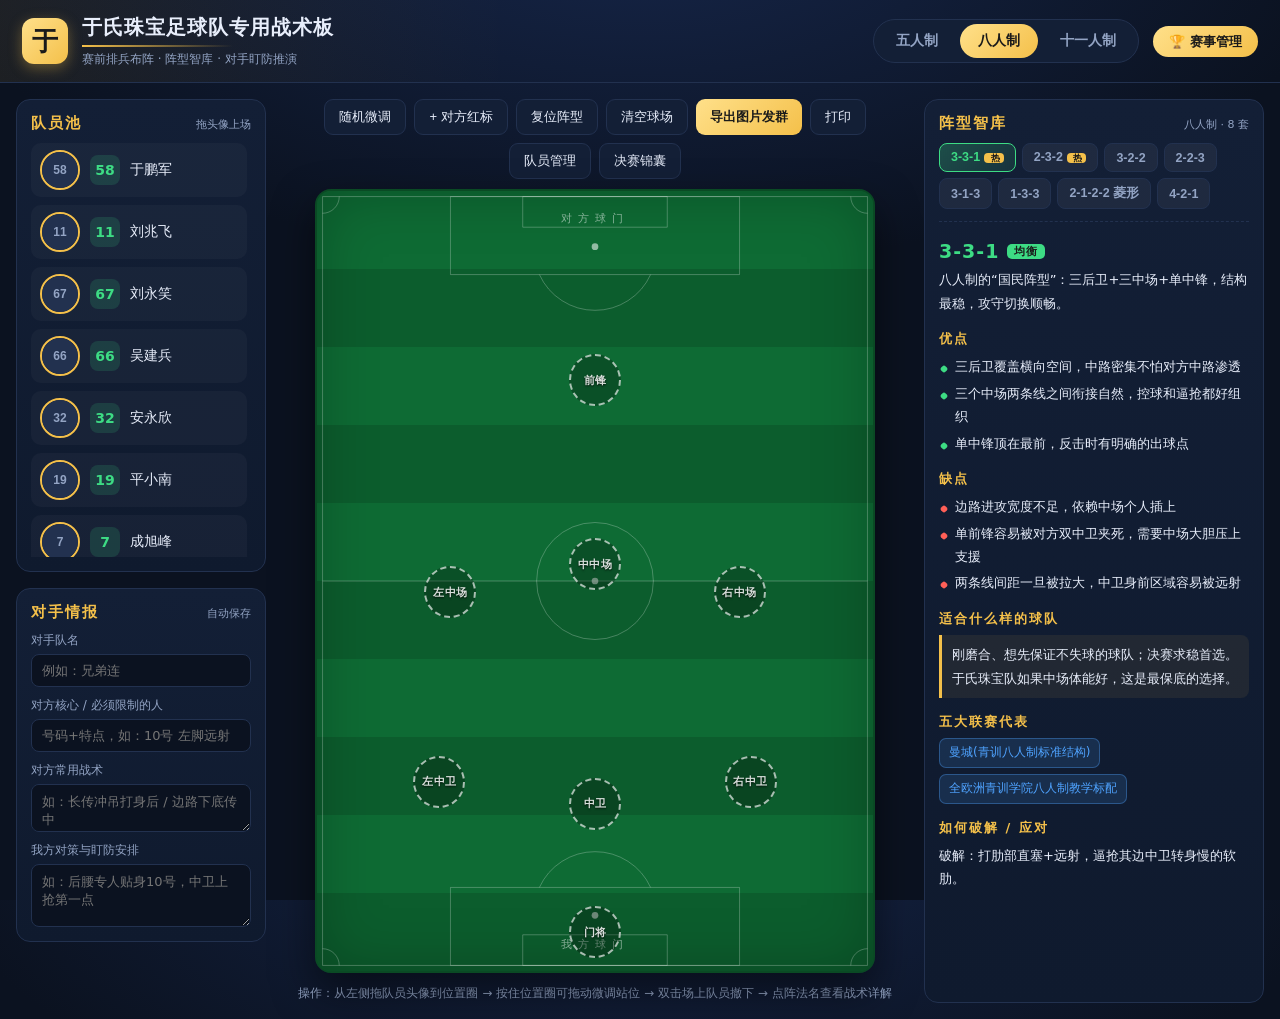
<file: index.html>
<!DOCTYPE html>
<html lang="zh-CN">
<head>
<meta charset="UTF-8">
<meta name="viewport" content="width=device-width, initial-scale=1.0, user-scalable=no">
<title>于氏珠宝足球队专用战术板</title>
<link rel="stylesheet" href="css/style.css">
<style>
  /* 赛事管理入口（新增，无需改动 style.css） */
  .top-right{display:flex;gap:14px;align-items:center;flex-wrap:wrap}
  .nav-link{
    border:1px solid var(--line,#22314f);background:var(--panel,#131f36);color:var(--txt2,#93a4c4);
    font-size:13px;font-weight:600;padding:8px 16px;border-radius:999px;cursor:pointer;transition:.2s;
    text-decoration:none;white-space:nowrap;
  }
  .nav-link:hover{color:var(--gold,#f4c04a);border-color:var(--gold,#f4c04a)}
  .nav-link.primary{background:linear-gradient(135deg,#ffe08a,var(--gold,#f4c04a));color:#1a1a1a;border:none;font-weight:700}
  .nav-link.primary:hover{filter:brightness(1.08);color:#000}
</style>
</head>
<body>

<!-- 顶部栏 -->
<header class="topbar">
  <div class="brand">
    <div class="brand-logo">于</div>
    <div>
      <h1>于氏珠宝足球队专用战术板</h1>
      <p class="brand-sub">赛前排兵布阵 · 阵型智库 · 对手盯防推演</p>
    </div>
  </div>
  <div class="top-right">
    <div class="format-switch" id="formatSwitch">
      <button data-fmt="five">五人制</button>
      <button data-fmt="eight" class="active">八人制</button>
      <button data-fmt="eleven">十一人制</button>
    </div>
    <div class="topnav">
      <a class="nav-link primary" href="tournament.html">🏆 赛事管理</a>
    </div>
  </div>
</header>

<div class="layout">
  <!-- 左栏：队员池 + 对手情报 -->
  <aside class="sidebar left-panel">
    <section class="panel">
      <h2 class="panel-title">队员池 <span class="hint">拖头像上场</span></h2>
      <div class="pool" id="pool"></div>
    </section>

    <section class="panel">
      <h2 class="panel-title">对手情报 <span class="hint">自动保存</span></h2>
      <div class="intel-form">
        <label>对手队名<input id="intelName" placeholder="例如：兄弟连"></label>
        <label>对方核心 / 必须限制的人<input id="intelKey" placeholder="号码+特点，如：10号 左脚远射"></label>
        <label>对方常用战术<textarea id="intelTactic" rows="2" placeholder="如：长传冲吊打身后 / 边路下底传中"></textarea></label>
        <label>我方对策与盯防安排<textarea id="intelPlan" rows="3" placeholder="如：后腰专人贴身10号，中卫上抢第一点"></textarea></label>
      </div>
    </section>
  </aside>

  <!-- 中间：球场 -->
  <main class="pitch-wrap">
    <div class="toolbar">
      <button class="tool-btn" id="btnJitter" title="在当前阵型基础上随机微调站位">随机微调</button>
      <button class="tool-btn" id="btnMark">+ 对方红标</button>
      <button class="tool-btn" id="btnReset">复位阵型</button>
      <button class="tool-btn" id="btnClear">清空球场</button>
      <button class="tool-btn primary" id="btnExport">导出图片发群</button>
      <button class="tool-btn" id="btnPrint">打印</button>
    </div>

    <div class="pitch-frame">
      <div class="pitch" id="pitch">
        <!-- 球场线条（SVG） -->
        <svg class="pitch-lines" viewBox="0 0 100 140" preserveAspectRatio="none">
          <rect x="1" y="1" width="98" height="138" fill="none" class="ln"/>
          <line x1="1" y1="70" x2="99" y2="70" class="ln"/>
          <circle cx="50" cy="70" r="10.5" fill="none" class="ln"/>
          <circle cx="50" cy="70" r="0.6" class="dot"/>
          <rect x="24" y="1" width="52" height="14" fill="none" class="ln"/>
          <rect x="37" y="1" width="26" height="5.5" fill="none" class="ln"/>
          <circle cx="50" cy="10" r="0.6" class="dot"/>
          <path d="M 40 15 A 11 11 0 0 0 60 15" fill="none" class="ln"/>
          <rect x="24" y="125" width="52" height="14" fill="none" class="ln"/>
          <rect x="37" y="133.5" width="26" height="5.5" fill="none" class="ln"/>
          <circle cx="50" cy="130" r="0.6" class="dot"/>
          <path d="M 40 125 A 11 11 0 0 1 60 125" fill="none" class="ln"/>
          <path d="M 1 4 A 3 3 0 0 0 4 1" fill="none" class="ln"/>
          <path d="M 96 1 A 3 3 0 0 0 99 4" fill="none" class="ln"/>
          <path d="M 4 139 A 3 3 0 0 0 1 136" fill="none" class="ln"/>
          <path d="M 99 136 A 3 3 0 0 0 96 139" fill="none" class="ln"/>
        </svg>
        <div class="goal-label top">对方球门</div>
        <div class="goal-label bottom">我方球门</div>
        <div id="slots"></div>
        <div id="marks"></div>
      </div>
    </div>
    <p class="pitch-tip">操作：从左侧拖队员头像到位置圈 → 按住位置圈可拖动微调站位 → 双击场上队员撤下 → 点阵法名查看战术详解</p>
  </main>

  <!-- 右栏：阵型智库 -->
  <aside class="sidebar right-panel">
    <section class="panel grow">
      <h2 class="panel-title">阵型智库 <span class="hint" id="formationCount"></span></h2>
      <div class="formation-list" id="formationList"></div>
      <div class="formation-detail" id="formationDetail">
        <p class="empty">点击上方任意阵型，查看优缺点、适用球队、五大联赛代表与针对打法。</p>
      </div>
    </section>
  </aside>
</div>

<script src="js/images.js"></script>
<script src="js/data.js"></script>
<script src="js/app.js"></script>
</body>
</html>
</file>
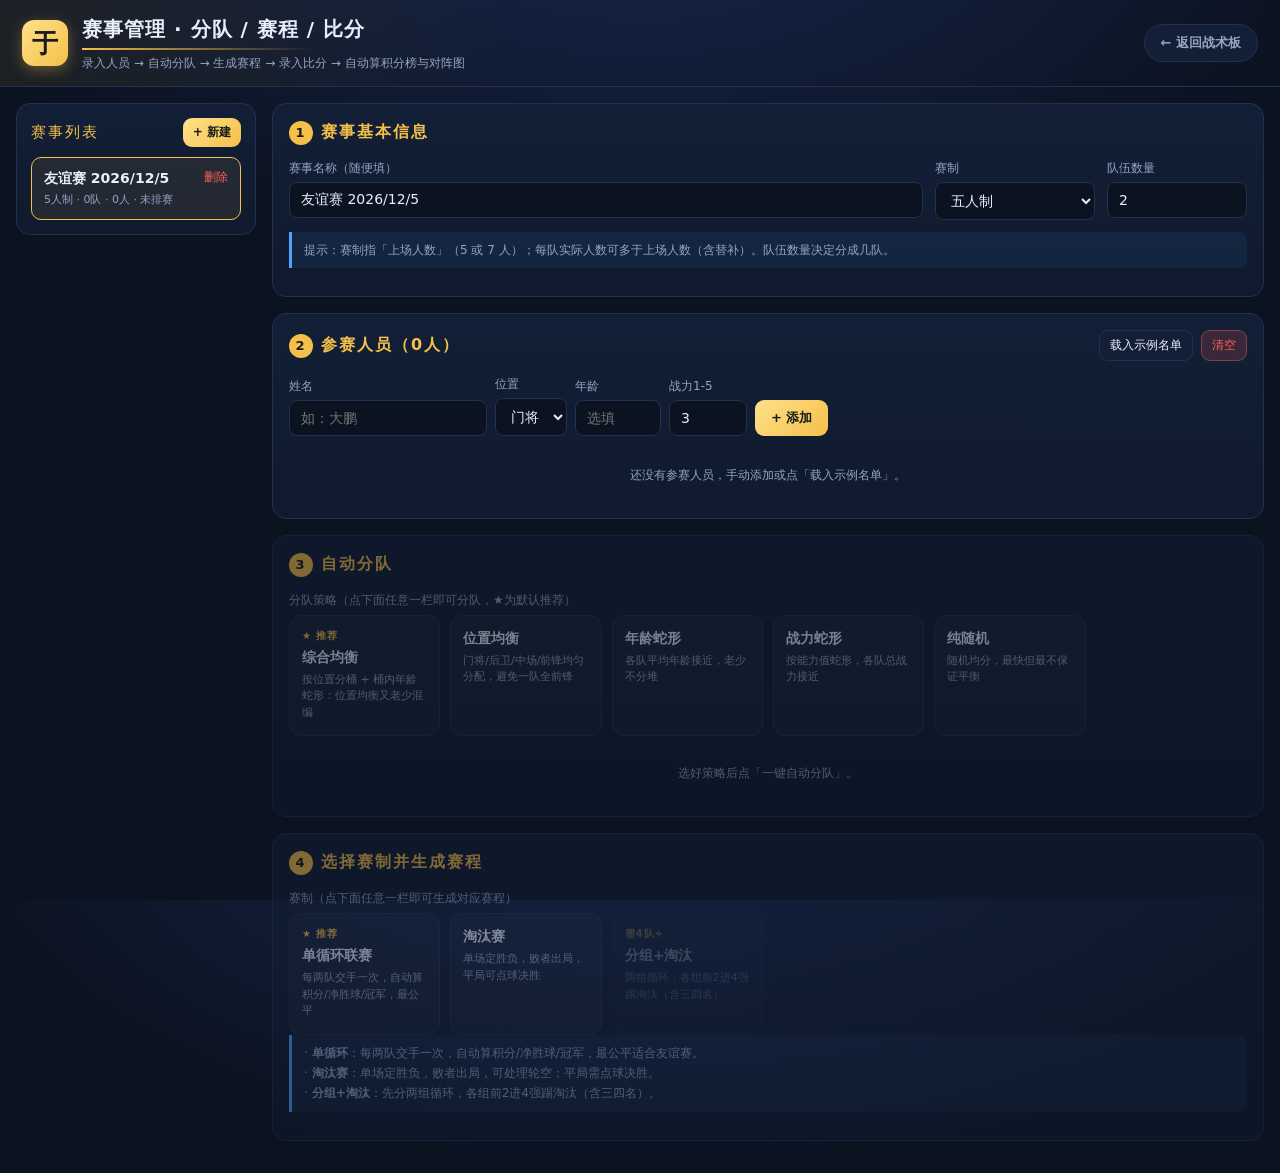
<file: tournament.html>
<!DOCTYPE html>
<html lang="zh-CN">
<head>
<meta charset="UTF-8">
<meta name="viewport" content="width=device-width, initial-scale=1.0, user-scalable=no">
<title>于氏珠宝足球队 · 赛事管理</title>
<link rel="stylesheet" href="css/tournament.css">
</head>
<body>

<!-- 顶部栏 -->
<header class="topbar">
  <div class="brand">
    <div class="brand-logo">于</div>
    <div>
      <h1>赛事管理 · 分队 / 赛程 / 比分</h1>
      <p class="brand-sub">录入人员 → 自动分队 → 生成赛程 → 录入比分 → 自动算积分榜与对阵图</p>
    </div>
  </div>
  <div class="topnav">
    <a class="nav-link" href="index.html">← 返回战术板</a>
  </div>
</header>

<div class="layout">
  <!-- 左栏：赛事列表 -->
  <aside class="list-col">
    <div id="tourList"></div>
  </aside>

  <!-- 右栏：主编辑区 -->
  <main class="main-col">
    <div id="mainPanel"></div>
  </main>
</div>

<script src="js/tournament.js"></script>
</body>
</html>
</file>
<file: css/style.css>
/* ========== 于氏珠宝战术板 · 深夜球场主题 ========== */
:root{
  --bg:#0b1220; --bg2:#0f1a2e; --panel:#131f36; --panel2:#182743;
  --line:#22314f; --txt:#e8eefb; --txt2:#93a4c4;
  --gold:#f4c04a; --green:#3ddc84; --red:#ff5f57; --blue:#4fa3ff;
  --pitch-a:#0e6b34; --pitch-b:#0c5d2d; --pitch-line:rgba(255,255,255,.55);
  --radius:14px;
}
*{margin:0;padding:0;box-sizing:border-box;-webkit-tap-highlight-color:transparent}
html,body{height:100%}
body{
  background:radial-gradient(1200px 600px at 50% -10%,#16264a 0%,var(--bg) 60%);
  color:var(--txt);font-family:"Microsoft YaHei","PingFang SC",system-ui,sans-serif;
  overflow-x:hidden;
}

/* ---------- 顶栏 ---------- */
.topbar{
  display:flex;align-items:center;justify-content:space-between;gap:16px;
  padding:14px 22px;border-bottom:1px solid var(--line);
  background:linear-gradient(90deg,rgba(244,192,74,.08),transparent 40%);
  flex-wrap:wrap;
}
.brand{display:flex;align-items:center;gap:14px}
.brand-logo{
  width:46px;height:46px;border-radius:12px;display:flex;align-items:center;justify-content:center;
  font-size:26px;font-weight:800;color:#1a1a1a;
  background:linear-gradient(135deg,#ffe08a,var(--gold));box-shadow:0 4px 14px rgba(244,192,74,.35);
}
.topbar h1{font-size:20px;letter-spacing:1px}
.topbar h1::after{content:"";display:block;height:2px;width:60%;margin-top:4px;
  background:linear-gradient(90deg,var(--gold),transparent)}
.brand-sub{font-size:12px;color:var(--txt2);margin-top:4px}

.format-switch{display:flex;background:var(--panel);border:1px solid var(--line);border-radius:999px;padding:4px;gap:4px}
.format-switch button{
  border:none;background:transparent;color:var(--txt2);font-size:14px;font-weight:600;
  padding:8px 18px;border-radius:999px;cursor:pointer;transition:.2s;
}
.format-switch button:hover{color:var(--txt)}
.format-switch button.active{background:linear-gradient(135deg,#ffe08a,var(--gold));color:#1a1a1a}

/* ---------- 三栏布局 ---------- */
.layout{
  display:grid;grid-template-columns:250px 1fr 340px;gap:16px;
  padding:16px;max-width:1600px;margin:0 auto;align-items:stretch;
  min-height:calc(100vh - 84px);
}
.sidebar{display:flex;flex-direction:column;gap:16px;min-width:0}
.panel{
  background:linear-gradient(180deg,var(--panel),var(--bg2));
  border:1px solid var(--line);border-radius:var(--radius);padding:14px;
}
.panel.grow{flex:1;display:flex;flex-direction:column;min-height:0}
.panel-title{font-size:15px;color:var(--gold);letter-spacing:2px;margin-bottom:10px;
  display:flex;align-items:baseline;justify-content:space-between}
.hint{font-size:11px;color:var(--txt2);letter-spacing:0;font-weight:400}

/* ---------- 队员池 ---------- */
.pool{display:flex;flex-direction:column;gap:8px;max-height:46vh;overflow-y:auto;padding-right:4px}
.pool::-webkit-scrollbar,.formation-list::-webkit-scrollbar{width:6px}
.pool::-webkit-scrollbar-thumb,.formation-list::-webkit-scrollbar-thumb{background:var(--line);border-radius:3px}
.pool-item{
  display:flex;align-items:center;gap:10px;padding:6px 8px;border-radius:10px;
  background:rgba(255,255,255,.03);border:1px solid transparent;cursor:grab;
  transition:border-color .15s,background .15s;touch-action:none;user-select:none;
}
.pool-item:hover{border-color:var(--gold);background:rgba(244,192,74,.06)}
.pool-item.on-pitch{opacity:.32;filter:grayscale(.8);cursor:default}
.pool-item img{width:40px;height:40px;border-radius:50%;object-fit:cover;border:2px solid var(--gold);pointer-events:none}
.pool-num{
  min-width:30px;height:30px;border-radius:8px;background:rgba(61,220,132,.15);color:var(--green);
  display:flex;align-items:center;justify-content:center;font-weight:800;font-size:14px;pointer-events:none;
}
.pool-name{font-size:14px;pointer-events:none}

/* ---------- 对手情报 ---------- */
.intel-form{display:flex;flex-direction:column;gap:10px}
.intel-form label{font-size:12px;color:var(--txt2);display:flex;flex-direction:column;gap:5px}
.intel-form input,.intel-form textarea{
  background:var(--bg);border:1px solid var(--line);border-radius:8px;color:var(--txt);
  padding:8px 10px;font-size:13px;font-family:inherit;resize:vertical;outline:none;transition:border-color .15s;
}
.intel-form input:focus,.intel-form textarea:focus{border-color:var(--gold)}

/* ---------- 球场 ---------- */
.pitch-wrap{display:flex;flex-direction:column;align-items:center;gap:10px;min-width:0}
.toolbar{display:flex;gap:8px;flex-wrap:wrap;justify-content:center}
.tool-btn{
  border:1px solid var(--line);background:var(--panel);color:var(--txt);
  font-size:13px;padding:8px 14px;border-radius:9px;cursor:pointer;transition:.15s;
}
.tool-btn:hover{border-color:var(--gold);color:var(--gold)}
.tool-btn:active{transform:scale(.96)}
.tool-btn.primary{background:linear-gradient(135deg,#ffe08a,var(--gold));color:#1a1a1a;border:none;font-weight:700}
.tool-btn.primary:hover{filter:brightness(1.08);color:#000}

.pitch-frame{width:100%;max-width:560px}
.pitch{
  position:relative;width:100%;aspect-ratio:100/140;border-radius:16px;overflow:hidden;
  background:repeating-linear-gradient(180deg,var(--pitch-a) 0 10%,var(--pitch-b) 10% 20%);
  border:2px solid #0a4a24;box-shadow:0 18px 40px rgba(0,0,0,.5),inset 0 0 60px rgba(0,0,0,.25);
  touch-action:none;
}
.pitch-lines{position:absolute;inset:0;width:100%;height:100%}
.pitch-lines .ln{stroke:var(--pitch-line);stroke-width:.45;vector-effect:non-scaling-stroke}
.pitch-lines .dot{fill:var(--pitch-line)}
.goal-label{
  position:absolute;left:50%;transform:translateX(-50%);font-size:11px;letter-spacing:6px;
  color:rgba(255,255,255,.5);pointer-events:none;
}
.goal-label.top{top:2.5%}.goal-label.bottom{bottom:2.5%}
.pitch-tip{font-size:12px;color:var(--txt2);text-align:center;line-height:1.7}

/* ---------- 位置槽/队员 ---------- */
.slot{
  position:absolute;width:52px;height:52px;margin:-26px 0 0 -26px;border-radius:50%;
  display:flex;align-items:center;justify-content:center;
  border:2px dashed rgba(255,255,255,.65);background:rgba(0,0,0,.25);
  cursor:pointer;transition:box-shadow .15s;z-index:3;user-select:none;touch-action:none;
}
.slot .slot-role{
  font-size:11px;font-weight:700;color:rgba(255,255,255,.85);letter-spacing:.5px;pointer-events:none;
  text-shadow:0 1px 2px rgba(0,0,0,.8);
}
.slot.occupied{border-style:solid;border-color:var(--gold);background:rgba(0,0,0,.45);
  box-shadow:0 4px 12px rgba(0,0,0,.45);cursor:grab}
.slot.occupied:active{cursor:grabbing}
.slot img{width:46px;height:46px;border-radius:50%;object-fit:cover;pointer-events:none}
.slot .slot-tag{
  position:absolute;top:calc(100% + 2px);left:50%;transform:translateX(-50%);
  font-size:11px;font-weight:700;color:#fff;background:rgba(10,18,34,.85);
  padding:1px 7px;border-radius:7px;white-space:nowrap;pointer-events:none;
  border:1px solid rgba(244,192,74,.5);
}
.slot .slot-num{
  position:absolute;right:-4px;bottom:-4px;min-width:20px;height:20px;border-radius:7px;
  background:var(--gold);color:#1a1a1a;font-size:12px;font-weight:800;
  display:flex;align-items:center;justify-content:center;pointer-events:none;box-shadow:0 2px 6px rgba(0,0,0,.5);
}

/* 对方红标 */
.opp{
  position:absolute;width:34px;height:34px;margin:-17px 0 0 -17px;border-radius:50%;
  background:radial-gradient(circle at 35% 30%,#ff8b83,var(--red) 70%);
  border:2px solid #fff;display:flex;align-items:center;justify-content:center;
  color:#fff;font-size:11px;font-weight:800;z-index:4;cursor:grab;user-select:none;touch-action:none;
  box-shadow:0 3px 10px rgba(0,0,0,.5);
}
.opp:active{cursor:grabbing}

/* 拖拽幻影 */
.ghost{
  position:fixed;z-index:99;width:48px;height:48px;border-radius:50%;pointer-events:none;
  border:2px solid var(--gold);object-fit:cover;transform:translate(-50%,-50%);
  box-shadow:0 8px 20px rgba(0,0,0,.6);
}

/* ---------- 阵型智库 ---------- */
.formation-list{
  display:flex;flex-wrap:wrap;gap:6px;margin-bottom:12px;max-height:200px;overflow-y:auto;padding-right:4px;
}
.f-chip{
  font-size:12.5px;font-weight:600;padding:6px 11px;border-radius:8px;cursor:pointer;
  background:rgba(255,255,255,.05);border:1px solid var(--line);color:var(--txt2);transition:.15s;
}
.f-chip:hover{color:var(--txt);border-color:var(--gold)}
.f-chip.active{background:linear-gradient(135deg,rgba(61,220,132,.25),rgba(61,220,132,.1));
  border-color:var(--green);color:var(--green)}
.f-chip.trend::after{content:" 热";font-size:9px;color:#1a1a1a;background:var(--gold);
  border-radius:4px;padding:0 4px;margin-left:4px;font-weight:800}

.formation-detail{flex:1;overflow-y:auto;font-size:13px;line-height:1.8;min-height:0;
  border-top:1px dashed var(--line);padding-top:12px}
.formation-detail::-webkit-scrollbar{width:6px}
.formation-detail::-webkit-scrollbar-thumb{background:var(--line);border-radius:3px}
.formation-detail .empty{color:var(--txt2)}
.fd-name{font-size:19px;font-weight:800;color:var(--green);letter-spacing:1px}
.fd-cat{font-size:11px;color:#1a1a1a;background:var(--green);border-radius:5px;padding:1px 7px;
  margin-left:8px;font-weight:700;vertical-align:3px}
.fd-section{margin-top:12px}
.fd-section h3{font-size:13px;color:var(--gold);letter-spacing:2px;margin-bottom:5px}
.fd-section ul{list-style:none}
.fd-section li{padding-left:16px;position:relative;color:var(--txt);margin-bottom:3px}
.fd-section li::before{content:"";position:absolute;left:2px;top:11px;width:6px;height:6px;border-radius:2px;
  background:var(--blue);transform:rotate(45deg)}
.fd-section.pros li::before{background:var(--green)}
.fd-section.cons li::before{background:var(--red)}
.fd-clubs{display:flex;flex-wrap:wrap;gap:6px}
.fd-clubs span{font-size:12px;background:rgba(79,163,255,.14);color:var(--blue);
  border:1px solid rgba(79,163,255,.35);border-radius:7px;padding:3px 9px}
.fd-fit{color:var(--txt);background:rgba(244,192,74,.07);border-left:3px solid var(--gold);
  padding:8px 10px;border-radius:0 8px 8px 0}

/* ---------- 响应式 ---------- */
@media (max-width:1100px){
  .layout{grid-template-columns:220px 1fr;grid-template-rows:auto auto}
  .right-panel{grid-column:1/3}
}
@media (max-width:720px){
  .layout{grid-template-columns:1fr;padding:10px}
  .pool{flex-direction:row;flex-wrap:wrap;max-height:none}
  .pool-item{flex-direction:column;gap:4px;padding:8px 6px}
  .pitch-frame{max-width:100%}
  .topbar h1{font-size:16px}
}

/* ---------- 打印样式 ---------- */
@media print{
  body{background:#fff;color:#000}
  .topbar{border-bottom:2px solid #000;background:none}
  .brand-logo{box-shadow:none}
  .topbar h1,.brand-sub{color:#000}
  .layout{grid-template-columns:1fr;min-height:auto}
  .left-panel,.right-panel,.toolbar,.pitch-tip{display:none}
  .pitch-wrap{display:block}
  .pitch-frame{max-width:720px;margin:0 auto}
  .pitch{box-shadow:none;border:2px solid #333}
  .slot .slot-tag{background:#fff;color:#000;border:1px solid #999}
  .slot .slot-num{background:#000;color:#fff}
  .opp{box-shadow:none}
}

/* ---------- 队员管理弹窗 ---------- */
.modal-mask{
  position:fixed;inset:0;background:rgba(4,8,18,.72);z-index:90;
  display:none;align-items:center;justify-content:center;padding:16px;backdrop-filter:blur(3px);
}
.modal-box{
  width:min(560px,94vw);max-height:88vh;overflow:auto;background:linear-gradient(180deg,#16233f,#0f1a2e);
  border:1px solid #2a3c60;border-radius:16px;padding:18px;box-shadow:0 24px 60px rgba(0,0,0,.6);
}
.modal-head{display:flex;align-items:center;justify-content:space-between;margin-bottom:8px}
.modal-head h3{font-size:18px;color:#f4c04a;letter-spacing:2px}
.modal-close{
  border:none;background:rgba(255,255,255,.06);color:#93a4c4;width:34px;height:34px;
  border-radius:9px;font-size:20px;cursor:pointer;transition:.15s;
}
.modal-close:hover{background:rgba(255,95,87,.2);color:#ff5f57}
.modal-tip{font-size:12px;color:#93a4c4;line-height:1.7;margin-bottom:14px}
.roster-add{display:flex;gap:8px;align-items:center;flex-wrap:wrap;margin-bottom:10px}
.photo-add{
  width:52px;height:52px;border-radius:12px;border:2px dashed #3a4d75;color:#93a4c4;
  display:flex;align-items:center;justify-content:center;font-size:12px;cursor:pointer;
  background-size:cover;background-position:center;flex:none;transition:border-color .15s;
}
.photo-add:hover{border-color:#f4c04a;color:#f4c04a}
.roster-add input{
  background:#0b1220;border:1px solid #22314f;border-radius:9px;color:#e8eefb;
  padding:10px 12px;font-size:14px;outline:none;transition:border-color .15s;
}
.roster-add input:focus{border-color:#f4c04a}
#addName{width:110px}
#addNum{width:76px}
.roster-actions{margin-bottom:10px}
.roster-rows{display:flex;flex-direction:column;gap:6px}
.roster-row{display:flex;align-items:center;gap:8px;background:rgba(255,255,255,.03);
  border:1px solid #1d2b48;border-radius:10px;padding:6px 8px}
.roster-row .r-photo{width:42px;height:42px;border-radius:50%;object-fit:cover;border:2px solid #f4c04a;flex:none}
.roster-row input{
  background:#0b1220;border:1px solid #22314f;border-radius:8px;color:#e8eefb;
  padding:7px 9px;font-size:13px;outline:none;min-width:0;
}
.roster-row input:focus{border-color:#f4c04a}
.roster-row .r-num{width:58px;flex:none;text-align:center}
.roster-row .r-name{flex:1}
.roster-row .r-replace,.roster-row .r-del{
  border:none;border-radius:8px;padding:7px 10px;font-size:12px;cursor:pointer;flex:none;transition:.15s;
}
.roster-row .r-replace{background:rgba(79,163,255,.15);color:#4fa3ff}
.roster-row .r-replace:hover{background:rgba(79,163,255,.3)}
.roster-row .r-del{background:rgba(255,95,87,.15);color:#ff5f57}
.roster-row .r-del:hover{background:rgba(255,95,87,.3)}

@media (max-width:520px){
  .roster-add input{flex:1}
  .roster-row .r-name{flex:1}
}
</file>
<file: css/tournament.css>
/* ========== 于氏珠宝 · 赛事管理（分队 / 赛程 / 比分）========== */
:root{
  --bg:#0b1220; --bg2:#0f1a2e; --panel:#131f36; --panel2:#182743;
  --line:#22314f; --txt:#e8eefb; --txt2:#93a4c4;
  --gold:#f4c04a; --green:#3ddc84; --red:#ff5f57; --blue:#4fa3ff;
  --radius:14px;
}
*{margin:0;padding:0;box-sizing:border-box;-webkit-tap-highlight-color:transparent}
html,body{height:100%}
body{
  background:radial-gradient(1200px 600px at 50% -10%,#16264a 0%,var(--bg) 60%);
  color:var(--txt);font-family:"Microsoft YaHei","PingFang SC",system-ui,sans-serif;
  overflow-x:hidden;line-height:1.5;
}
button{font-family:inherit}
a{color:var(--gold);text-decoration:none}

/* ---------- 顶栏 ---------- */
.topbar{
  display:flex;align-items:center;justify-content:space-between;gap:16px;
  padding:14px 22px;border-bottom:1px solid var(--line);
  background:linear-gradient(90deg,rgba(244,192,74,.08),transparent 40%);flex-wrap:wrap;
}
.brand{display:flex;align-items:center;gap:14px}
.brand-logo{
  width:46px;height:46px;border-radius:12px;display:flex;align-items:center;justify-content:center;
  font-size:26px;font-weight:800;color:#1a1a1a;
  background:linear-gradient(135deg,#ffe08a,var(--gold));box-shadow:0 4px 14px rgba(244,192,74,.35);
}
.topbar h1{font-size:20px;letter-spacing:1px}
.topbar h1::after{content:"";display:block;height:2px;width:60%;margin-top:4px;
  background:linear-gradient(90deg,var(--gold),transparent)}
.brand-sub{font-size:12px;color:var(--txt2);margin-top:4px}
.topnav{display:flex;gap:10px;align-items:center;flex-wrap:wrap}
.nav-link{
  border:1px solid var(--line);background:var(--panel);color:var(--txt2);
  font-size:13px;font-weight:600;padding:8px 16px;border-radius:999px;cursor:pointer;transition:.2s;
}
.nav-link:hover{color:var(--gold);border-color:var(--gold)}
.nav-link.primary{background:linear-gradient(135deg,#ffe08a,var(--gold));color:#1a1a1a;border:none;font-weight:700}

/* ---------- 布局 ---------- */
.layout{display:grid;grid-template-columns:240px 1fr;gap:16px;padding:16px;max-width:1500px;margin:0 auto;align-items:start}
.list-col{display:flex;flex-direction:column;gap:12px}
.main-col{min-width:0}

/* ---------- 赛事列表 ---------- */
.card{background:linear-gradient(180deg,var(--panel),var(--bg2));border:1px solid var(--line);border-radius:var(--radius);padding:14px}
.card-title{font-size:15px;color:var(--gold);letter-spacing:2px;margin-bottom:10px;display:flex;align-items:center;justify-content:space-between}
.tour-list{display:flex;flex-direction:column;gap:8px}
.tour-item{
  background:rgba(255,255,255,.03);border:1px solid var(--line);border-radius:10px;padding:10px 12px;cursor:pointer;transition:.15s;
}
.tour-item:hover{border-color:var(--gold)}
.tour-item.active{border-color:var(--gold);background:rgba(244,192,74,.08)}
.tour-item .t-name{font-size:14px;font-weight:700}
.tour-item .t-meta{font-size:11px;color:var(--txt2);margin-top:3px}
.tour-item .t-del{float:right;color:var(--red);font-size:12px;cursor:pointer}
.empty-hint{font-size:12px;color:var(--txt2);text-align:center;padding:18px 0}

/* ---------- 主面板分区 ---------- */
.section{background:linear-gradient(180deg,var(--panel),var(--bg2));border:1px solid var(--line);border-radius:var(--radius);padding:16px;margin-bottom:16px}
.sec-head{display:flex;align-items:center;justify-content:space-between;gap:10px;margin-bottom:14px;flex-wrap:wrap}
.sec-head h2{font-size:16px;color:var(--gold);letter-spacing:2px}
.sec-head .sec-no{display:inline-flex;align-items:center;justify-content:center;width:24px;height:24px;border-radius:50%;background:var(--gold);color:#1a1a1a;font-weight:800;font-size:13px;margin-right:8px}
.step{opacity:.5;pointer-events:none}
.step.ready{opacity:1;pointer-events:auto}

.field{display:flex;flex-direction:column;gap:5px;margin-bottom:12px;min-width:0}
.field label{font-size:12px;color:var(--txt2)}
.field input,.field select,.field textarea{
  background:var(--bg);border:1px solid var(--line);border-radius:8px;color:var(--txt);
  padding:9px 11px;font-size:14px;font-family:inherit;outline:none;transition:border-color .15s;width:100%;
}
.field input:focus,.field select:focus,.field textarea:focus{border-color:var(--gold)}
.row{display:flex;gap:12px;flex-wrap:wrap}
.row .field{flex:1}
.inline{display:flex;gap:8px;align-items:flex-end;flex-wrap:wrap}
.chk{display:flex;align-items:center;gap:6px;font-size:12px;color:var(--txt2);cursor:pointer}
.chk input{width:16px;height:16px;accent-color:var(--gold);cursor:pointer}

/* ---------- 按钮 ---------- */
.btn{
  border:1px solid var(--line);background:var(--panel);color:var(--txt);
  font-size:13px;padding:9px 16px;border-radius:9px;cursor:pointer;transition:.15s;white-space:nowrap;
}
.btn:hover{border-color:var(--gold);color:var(--gold)}
.btn:active{transform:scale(.97)}
.btn.primary{background:linear-gradient(135deg,#ffe08a,var(--gold));color:#1a1a1a;border:none;font-weight:700}
.btn.primary:hover{filter:brightness(1.08);color:#000}
.btn.green{background:linear-gradient(135deg,#7ce0a8,var(--green));color:#06281a;border:none;font-weight:700}
.btn.red{background:rgba(255,95,87,.16);color:var(--red);border-color:rgba(255,95,87,.4)}
.btn.red:hover{background:rgba(255,95,87,.3)}
.btn.sm{padding:6px 10px;font-size:12px}
.btn:disabled{opacity:.4;cursor:not-allowed}
.btn-row{display:flex;gap:8px;flex-wrap:wrap}

/* ---------- 球员表 ---------- */
.player-table{width:100%;border-collapse:collapse;font-size:13px;margin-top:6px}
.player-table th{color:var(--txt2);font-weight:600;text-align:left;padding:8px 6px;border-bottom:1px solid var(--line);font-size:12px}
.player-table td{padding:6px;border-bottom:1px solid rgba(34,49,79,.5)}
.player-table input,.player-table select{padding:6px 8px;font-size:13px}
.pos-tag{display:inline-block;padding:2px 8px;border-radius:6px;font-size:11px;font-weight:700}
.pos-GK{background:rgba(255,95,87,.18);color:var(--red)}
.pos-DF{background:rgba(79,163,255,.18);color:var(--blue)}
.pos-MF{background:rgba(61,220,132,.18);color:var(--green)}
.pos-FW{background:rgba(244,192,74,.18);color:var(--gold)}
.player-add{display:flex;gap:8px;flex-wrap:wrap;align-items:flex-end;margin-bottom:12px}
.player-add .field{margin-bottom:0}

/* ---------- 队伍卡片 ---------- */
.team-grid{display:grid;grid-template-columns:repeat(auto-fill,minmax(230px,1fr));gap:14px}
.team-card{background:rgba(255,255,255,.03);border:1px solid var(--line);border-radius:12px;padding:12px;border-top:4px solid var(--tc,#888)}
.team-card h3{font-size:15px;display:flex;align-items:center;gap:8px;margin-bottom:8px}
.team-dot{width:14px;height:14px;border-radius:50%;background:var(--tc,#888);flex:none}
.team-card .t-stat{font-size:11px;color:var(--txt2);margin-bottom:8px}
.team-members{display:flex;flex-direction:column;gap:6px}
.member{display:flex;align-items:center;gap:8px;background:rgba(0,0,0,.2);border-radius:8px;padding:5px 8px}
.member .m-name{flex:1;font-size:13px}
.member .m-meta{font-size:10px;color:var(--txt2)}
.member select{background:var(--bg);border:1px solid var(--line);color:var(--txt);border-radius:6px;padding:3px 5px;font-size:11px}
.member .m-del{color:var(--red);cursor:pointer;font-size:12px;padding:0 4px}

/* ---------- 选项分列栏（分队策略 / 赛制）---------- */
.opt-cols{display:grid;grid-template-columns:repeat(auto-fill,minmax(150px,1fr));gap:10px}
.opt-col{
  position:relative;background:rgba(255,255,255,.03);border:1px solid var(--line);border-radius:12px;
  padding:12px 12px 14px;cursor:pointer;transition:.15s;min-height:96px;display:flex;flex-direction:column;gap:4px;
}
.opt-col:hover{border-color:var(--gold);transform:translateY(-2px)}
.opt-col:active{transform:scale(.98)}
.opt-col.sel{border-color:var(--gold);background:rgba(244,192,74,.1);box-shadow:0 0 0 1px var(--gold) inset}
.opt-col.disabled{opacity:.4;cursor:not-allowed;pointer-events:none}
.opt-col .opt-tag{font-size:10px;font-weight:800;color:var(--gold);letter-spacing:1px}
.opt-col .opt-name{font-size:14px;font-weight:800;color:var(--txt)}
.opt-col .opt-desc{font-size:11px;color:var(--txt2);line-height:1.5}
.opt-col.sel .opt-name{color:var(--gold)}

/* ---------- 赛程 / 比赛 ---------- */
.match-grid{display:flex;flex-direction:column;gap:10px}
.match-row{display:flex;align-items:center;gap:10px;background:rgba(255,255,255,.03);border:1px solid var(--line);border-radius:10px;padding:10px 12px;flex-wrap:wrap}
.match-row .m-round{font-size:11px;color:var(--gold);min-width:64px}
.match-row .m-teams{flex:1;display:flex;align-items:center;gap:8px;min-width:160px}
.match-row .m-team{font-size:14px;font-weight:600;flex:1;text-align:center}
.match-row .m-vs{color:var(--txt2);font-size:12px}
.score-input{width:54px;text-align:center;background:var(--bg);border:1px solid var(--line);color:var(--txt);border-radius:8px;padding:7px;font-size:16px;font-weight:800;outline:none}
.score-input:focus{border-color:var(--gold)}
.m-status{font-size:11px;padding:2px 8px;border-radius:6px}
.m-status.played{background:rgba(61,220,132,.16);color:var(--green)}
.m-status.pending{background:rgba(147,164,196,.16);color:var(--txt2)}
.m-winner{color:var(--gold);font-weight:800}
.m-loser{opacity:.55}

/* ---------- 积分榜 ---------- */
.standings{width:100%;border-collapse:collapse;font-size:13px;margin-top:6px}
.standings th{color:var(--txt2);font-weight:600;padding:8px 6px;border-bottom:1px solid var(--line);font-size:12px;text-align:center}
.standings th.l,.standings td.l{text-align:left}
.standings td{padding:7px 6px;border-bottom:1px solid rgba(34,49,79,.5);text-align:center}
.standings tr:nth-child(1) td:first-child{color:var(--gold);font-weight:800}
.standings .rank{font-weight:800;width:28px}
.standings .pts{font-weight:800;color:var(--gold)}
.standings .promo{color:var(--green);font-size:11px}

/* ---------- 对阵图（淘汰赛）---------- */
.bracket{display:flex;gap:24px;overflow-x:auto;padding-bottom:8px}
.bracket-col{display:flex;flex-direction:column;justify:space-around;gap:14px;min-width:180px}
.bracket-match{background:rgba(255,255,255,.03);border:1px solid var(--line);border-radius:10px;padding:8px;font-size:12px}
.bracket-match .bm-team{display:flex;justify-content:space-between;padding:3px 4px;border-radius:6px}
.bracket-match .bm-team.win{background:rgba(244,192,74,.12);color:var(--gold);font-weight:700}
.bracket-match .bm-team.lose{opacity:.5}
.bracket-match .bm-score{font-weight:800}
.round-label{font-size:11px;color:var(--txt2);text-align:center;margin-bottom:6px;letter-spacing:1px}

/* ---------- 提示 / 空态 ---------- */
.note{font-size:12px;color:var(--txt2);line-height:1.7;background:rgba(79,163,255,.07);border-left:3px solid var(--blue);padding:8px 12px;border-radius:0 8px 8px 0;margin-bottom:12px}
.warn{background:rgba(255,95,87,.08);border-left-color:var(--red)}
.ok{background:rgba(61,220,132,.08);border-left-color:var(--green)}
.tip-inline{font-size:12px;color:var(--txt2);margin-top:6px}

/* ---------- 模态框（导入）---------- */
.modal-mask{position:fixed;inset:0;background:rgba(4,8,18,.72);z-index:90;display:none;align-items:center;justify-content:center;padding:16px;backdrop-filter:blur(3px)}
.modal-box{width:min(560px,94vw);max-height:86vh;overflow:auto;background:linear-gradient(180deg,#16233f,#0f1a2e);border:1px solid #2a3c60;border-radius:16px;padding:18px;box-shadow:0 24px 60px rgba(0,0,0,.6)}
.modal-head{display:flex;align-items:center;justify-content:space-between;margin-bottom:10px}
.modal-head h3{font-size:18px;color:var(--gold);letter-spacing:2px}
.modal-close{border:none;background:rgba(255,255,255,.06);color:var(--txt2);width:34px;height:34px;border-radius:9px;font-size:20px;cursor:pointer}
.modal-close:hover{background:rgba(255,95,87,.2);color:var(--red)}

/* ---------- 响应式 ---------- */
@media (max-width:900px){
  .layout{grid-template-columns:1fr}
  .list-col{order:2}
}
@media (max-width:520px){
  .topbar h1{font-size:16px}
  .row .field{flex:1 1 100%}
}

/* ---------- 打印 ---------- */
@media print{
  body{background:#fff;color:#000}
  .topbar{border-bottom:2px solid #000;background:none}
  .brand-logo{box-shadow:none}
  .topbar h1,.brand-sub{color:#000}
  .list-col,.nav-link,.no-print{display:none!important}
  .layout{display:block;max-width:none;padding:0}
  .section{break-inside:avoid;border:1px solid #999;background:#fff;color:#000;margin-bottom:12px}
  .sec-head h2,.card-title{color:#000}
  .standings th,.standings td{border-color:#bbb;color:#000}
  .standings .pts{color:#000}
  .match-row{border:1px solid #bbb;background:#fff;color:#000}
  .team-card{border:1px solid #bbb;background:#fff;color:#000}
  .bracket-match{border:1px solid #bbb;background:#fff;color:#000}
  .note{background:#fff;color:#000;border-left:3px solid #000}
}
</file>
